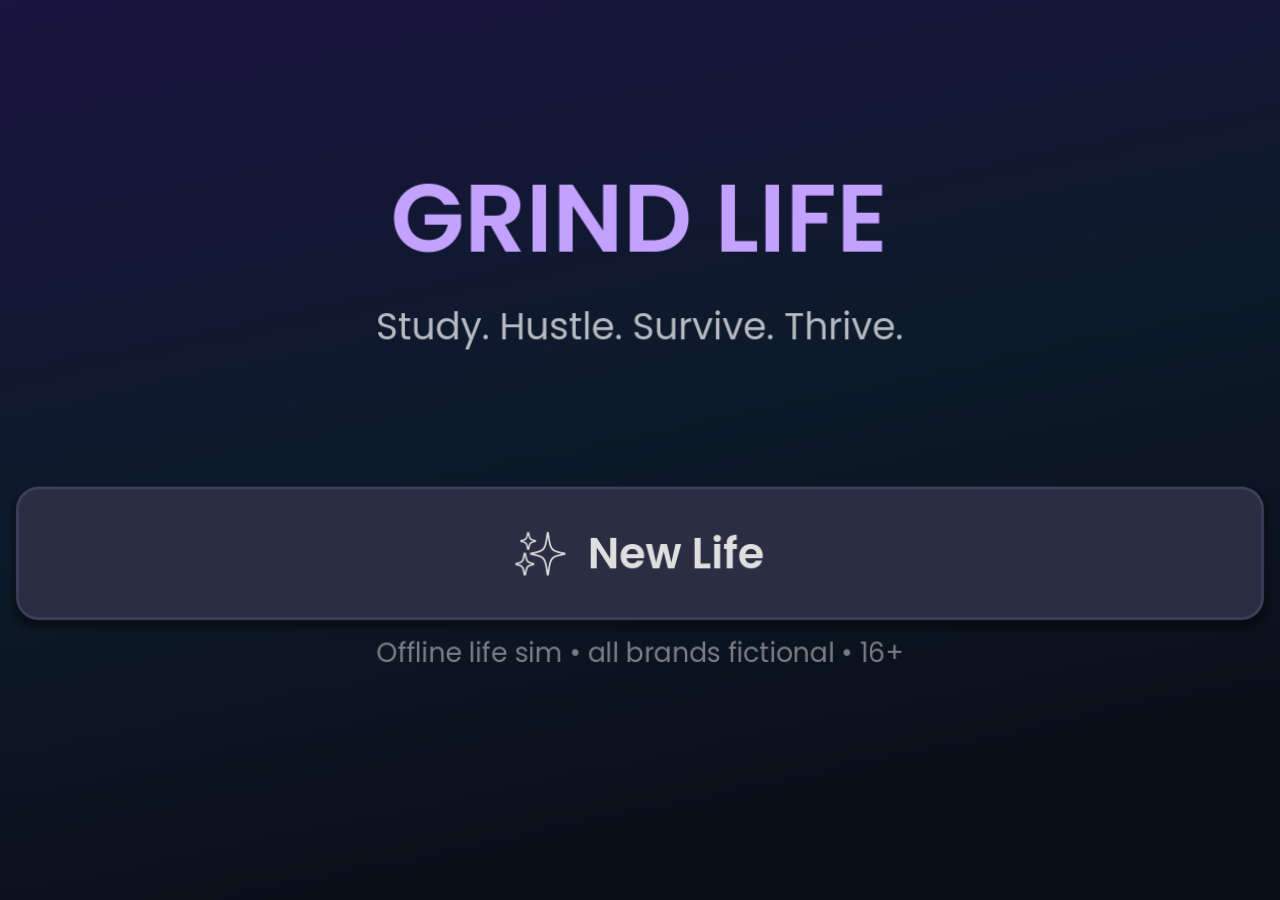
<file: index.html>
<!DOCTYPE html>
<html lang="en">
	<head>
		<meta charset="utf-8">
		<meta name="viewport" content="width=device-width, user-scalable=no, initial-scale=1.0">
		<title>Grind Life</title>
		<style>
html, body, #canvas {
	margin: 0;
	padding: 0;
	border: 0;
}

body {
	color: white;
	background-color: black;
	overflow: hidden;
	touch-action: none;
}

#canvas {
	display: block;
}

#canvas:focus {
	outline: none;
}

#status, #status-splash, #status-progress {
	position: absolute;
	left: 0;
	right: 0;
}

#status, #status-splash {
	top: 0;
	bottom: 0;
}

#status {
	background-color: #242424;
	display: flex;
	flex-direction: column;
	justify-content: center;
	align-items: center;
	visibility: hidden;
}

#status-splash {
	max-height: 100%;
	max-width: 100%;
	margin: auto;
}

#status-progress, #status-notice {
	display: none;
}

#status-progress {
	bottom: 10%;
	width: 50%;
	margin: 0 auto;
}

#status-notice {
	background-color: #5b3943;
	border-radius: 0.5rem;
	border: 1px solid #9b3943;
	color: #e0e0e0;
	font-family: 'Noto Sans', 'Droid Sans', Arial, sans-serif;
	line-height: 1.3;
	margin: 0 2rem;
	overflow: hidden;
	padding: 1rem;
	text-align: center;
	z-index: 1;
}
		</style>
		<link id="-gd-engine-icon" rel="icon" type="image/png" href="index.icon.png" />
<link rel="apple-touch-icon" href="index.apple-touch-icon.png"/>
<link rel="manifest" href="index.manifest.json">
<meta name="viewport" content="width=device-width, initial-scale=1.0, maximum-scale=1.0, user-scalable=no, viewport-fit=cover"><meta name="apple-mobile-web-app-capable" content="yes"><meta name="mobile-web-app-capable" content="yes"><meta name="apple-mobile-web-app-status-bar-style" content="black"><meta name="apple-mobile-web-app-title" content="Grind Life"><link rel="apple-touch-icon" href="apple-touch-icon.png"><style>html,body{background:#0b0f1a;overscroll-behavior:none;touch-action:none}</style>
	</head>
	<body>
		<canvas id="canvas">
			Your browser does not support the canvas tag.
		</canvas>

		<noscript>
			Your browser does not support JavaScript.
		</noscript>

		<div id="status">
			<img id="status-splash" src="index.png" alt="">
			<progress id="status-progress"></progress>
			<div id="status-notice"></div>
		</div>

		<script src="index.js"></script>
		<script>
const GODOT_CONFIG = {"args":[],"canvasResizePolicy":2,"ensureCrossOriginIsolationHeaders":false,"executable":"index","experimentalVK":false,"fileSizes":{"index.pck":2634400,"index.wasm":35376909},"focusCanvas":true,"gdextensionLibs":[],"serviceWorker":"index.service.worker.js"};
const GODOT_THREADS_ENABLED = false;
const engine = new Engine(GODOT_CONFIG);

(function () {
	const statusOverlay = document.getElementById('status');
	const statusProgress = document.getElementById('status-progress');
	const statusNotice = document.getElementById('status-notice');

	let initializing = true;
	let statusMode = '';

	function setStatusMode(mode) {
		if (statusMode === mode || !initializing) {
			return;
		}
		if (mode === 'hidden') {
			statusOverlay.remove();
			initializing = false;
			return;
		}
		statusOverlay.style.visibility = 'visible';
		statusProgress.style.display = mode === 'progress' ? 'block' : 'none';
		statusNotice.style.display = mode === 'notice' ? 'block' : 'none';
		statusMode = mode;
	}

	function setStatusNotice(text) {
		while (statusNotice.lastChild) {
			statusNotice.removeChild(statusNotice.lastChild);
		}
		const lines = text.split('\n');
		lines.forEach((line) => {
			statusNotice.appendChild(document.createTextNode(line));
			statusNotice.appendChild(document.createElement('br'));
		});
	}

	function displayFailureNotice(err) {
		console.error(err);
		if (err instanceof Error) {
			setStatusNotice(err.message);
		} else if (typeof err === 'string') {
			setStatusNotice(err);
		} else {
			setStatusNotice('An unknown error occured');
		}
		setStatusMode('notice');
		initializing = false;
	}

	const missing = Engine.getMissingFeatures({
		threads: GODOT_THREADS_ENABLED,
	});

	if (missing.length !== 0) {
		if (GODOT_CONFIG['serviceWorker'] && GODOT_CONFIG['ensureCrossOriginIsolationHeaders'] && 'serviceWorker' in navigator) {
			// There's a chance that installing the service worker would fix the issue
			Promise.race([
				navigator.serviceWorker.getRegistration().then((registration) => {
					if (registration != null) {
						return Promise.reject(new Error('Service worker already exists.'));
					}
					return registration;
				}).then(() => engine.installServiceWorker()),
				// For some reason, `getRegistration()` can stall
				new Promise((resolve) => {
					setTimeout(() => resolve(), 2000);
				}),
			]).catch((err) => {
				console.error('Error while registering service worker:', err);
			}).then(() => {
				window.location.reload();
			});
		} else {
			// Display the message as usual
			const missingMsg = 'Error\nThe following features required to run Godot projects on the Web are missing:\n';
			displayFailureNotice(missingMsg + missing.join('\n'));
		}
	} else {
		setStatusMode('progress');
		engine.startGame({
			'onProgress': function (current, total) {
				if (current > 0 && total > 0) {
					statusProgress.value = current;
					statusProgress.max = total;
				} else {
					statusProgress.removeAttribute('value');
					statusProgress.removeAttribute('max');
				}
			},
		}).then(() => {
			setStatusMode('hidden');
		}, displayFailureNotice);
	}
}());
		</script>
	</body>
</html>
</file>
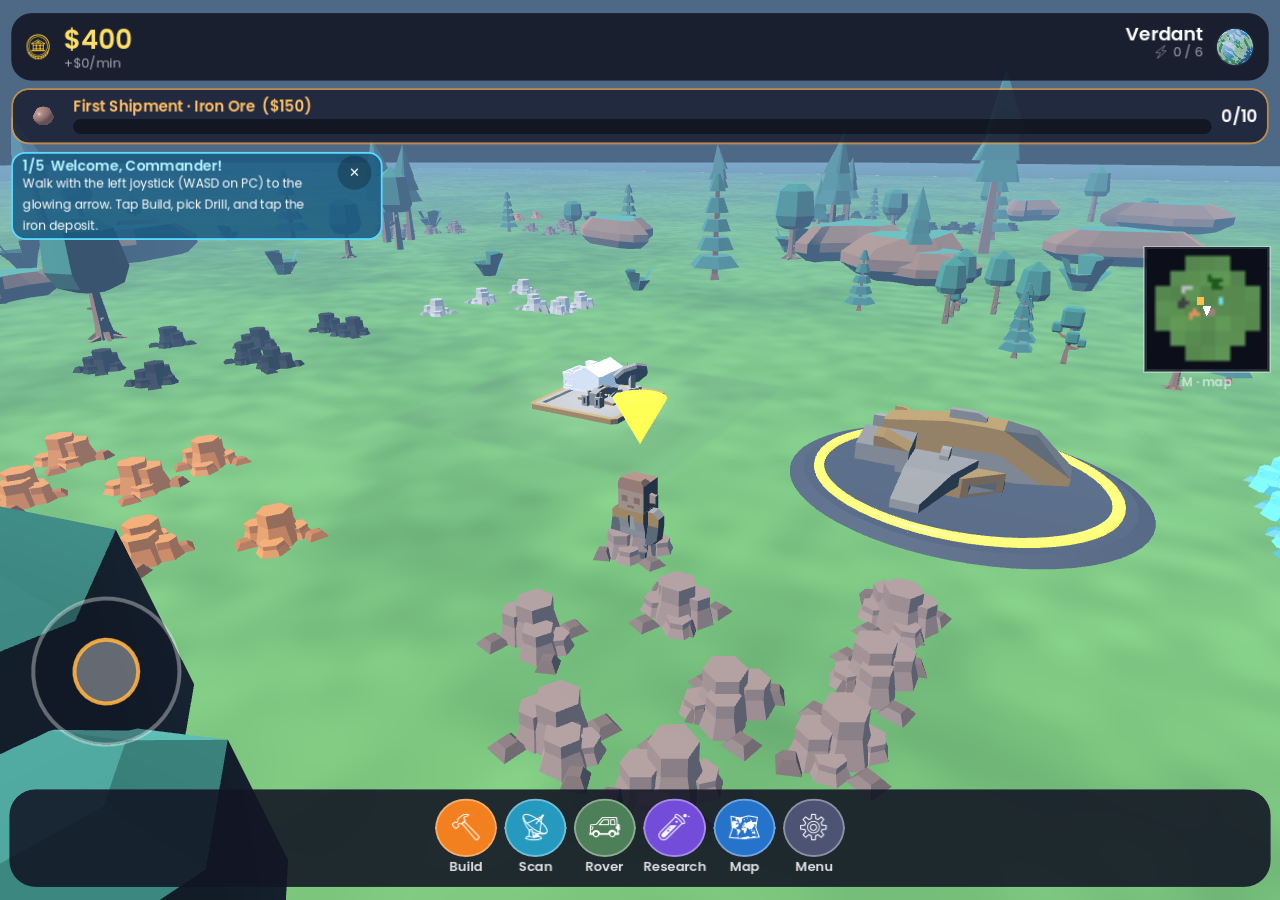
<file: factory/index.html>
<!DOCTYPE html>
<html lang="en">
	<head>
		<meta charset="utf-8">
		<meta name="viewport" content="width=device-width, user-scalable=no, initial-scale=1.0">
		<title>Starforge Frontier</title>
		<style>
html, body, #canvas {
	margin: 0;
	padding: 0;
	border: 0;
}

body {
	color: white;
	background-color: black;
	overflow: hidden;
	touch-action: none;
}

#canvas {
	display: block;
}

#canvas:focus {
	outline: none;
}

#status, #status-splash, #status-progress {
	position: absolute;
	left: 0;
	right: 0;
}

#status, #status-splash {
	top: 0;
	bottom: 0;
}

#status {
	background-color: #242424;
	display: flex;
	flex-direction: column;
	justify-content: center;
	align-items: center;
	visibility: hidden;
}

#status-splash {
	max-height: 100%;
	max-width: 100%;
	margin: auto;
}

#status-progress, #status-notice {
	display: none;
}

#status-progress {
	bottom: 10%;
	width: 50%;
	margin: 0 auto;
}

#status-notice {
	background-color: #5b3943;
	border-radius: 0.5rem;
	border: 1px solid #9b3943;
	color: #e0e0e0;
	font-family: 'Noto Sans', 'Droid Sans', Arial, sans-serif;
	line-height: 1.3;
	margin: 0 2rem;
	overflow: hidden;
	padding: 1rem;
	text-align: center;
	z-index: 1;
}
		</style>
		<link id="-gd-engine-icon" rel="icon" type="image/png" href="index.icon.png" />
<link rel="apple-touch-icon" href="index.apple-touch-icon.png"/>
<link rel="manifest" href="index.manifest.json">
<meta name="viewport" content="width=device-width, initial-scale=1.0, maximum-scale=1.0, user-scalable=no, viewport-fit=cover"><meta name="apple-mobile-web-app-capable" content="yes"><meta name="mobile-web-app-capable" content="yes"><meta name="apple-mobile-web-app-status-bar-style" content="black"><meta name="apple-mobile-web-app-title" content="Starforge Frontier"><link rel="apple-touch-icon" href="apple-touch-icon.png"><style>html,body{background:#070716;overscroll-behavior:none;touch-action:none}</style>
	</head>
	<body>
		<canvas id="canvas">
			Your browser does not support the canvas tag.
		</canvas>

		<noscript>
			Your browser does not support JavaScript.
		</noscript>

		<div id="status">
			<img id="status-splash" src="index.png" alt="">
			<progress id="status-progress"></progress>
			<div id="status-notice"></div>
		</div>

		<script src="index.js"></script>
		<script>
const GODOT_CONFIG = {"args":[],"canvasResizePolicy":2,"ensureCrossOriginIsolationHeaders":false,"executable":"index","experimentalVK":false,"fileSizes":{"index.pck":2840960,"index.wasm":35376909},"focusCanvas":true,"gdextensionLibs":[],"serviceWorker":"index.service.worker.js"};
const GODOT_THREADS_ENABLED = false;
const engine = new Engine(GODOT_CONFIG);

(function () {
	const statusOverlay = document.getElementById('status');
	const statusProgress = document.getElementById('status-progress');
	const statusNotice = document.getElementById('status-notice');

	let initializing = true;
	let statusMode = '';

	function setStatusMode(mode) {
		if (statusMode === mode || !initializing) {
			return;
		}
		if (mode === 'hidden') {
			statusOverlay.remove();
			initializing = false;
			return;
		}
		statusOverlay.style.visibility = 'visible';
		statusProgress.style.display = mode === 'progress' ? 'block' : 'none';
		statusNotice.style.display = mode === 'notice' ? 'block' : 'none';
		statusMode = mode;
	}

	function setStatusNotice(text) {
		while (statusNotice.lastChild) {
			statusNotice.removeChild(statusNotice.lastChild);
		}
		const lines = text.split('\n');
		lines.forEach((line) => {
			statusNotice.appendChild(document.createTextNode(line));
			statusNotice.appendChild(document.createElement('br'));
		});
	}

	function displayFailureNotice(err) {
		console.error(err);
		if (err instanceof Error) {
			setStatusNotice(err.message);
		} else if (typeof err === 'string') {
			setStatusNotice(err);
		} else {
			setStatusNotice('An unknown error occured');
		}
		setStatusMode('notice');
		initializing = false;
	}

	const missing = Engine.getMissingFeatures({
		threads: GODOT_THREADS_ENABLED,
	});

	if (missing.length !== 0) {
		if (GODOT_CONFIG['serviceWorker'] && GODOT_CONFIG['ensureCrossOriginIsolationHeaders'] && 'serviceWorker' in navigator) {
			// There's a chance that installing the service worker would fix the issue
			Promise.race([
				navigator.serviceWorker.getRegistration().then((registration) => {
					if (registration != null) {
						return Promise.reject(new Error('Service worker already exists.'));
					}
					return registration;
				}).then(() => engine.installServiceWorker()),
				// For some reason, `getRegistration()` can stall
				new Promise((resolve) => {
					setTimeout(() => resolve(), 2000);
				}),
			]).catch((err) => {
				console.error('Error while registering service worker:', err);
			}).then(() => {
				window.location.reload();
			});
		} else {
			// Display the message as usual
			const missingMsg = 'Error\nThe following features required to run Godot projects on the Web are missing:\n';
			displayFailureNotice(missingMsg + missing.join('\n'));
		}
	} else {
		setStatusMode('progress');
		engine.startGame({
			'onProgress': function (current, total) {
				if (current > 0 && total > 0) {
					statusProgress.value = current;
					statusProgress.max = total;
				} else {
					statusProgress.removeAttribute('value');
					statusProgress.removeAttribute('max');
				}
			},
		}).then(() => {
			setStatusMode('hidden');
		}, displayFailureNotice);
	}
}());
		</script>
	</body>
</html>
</file>
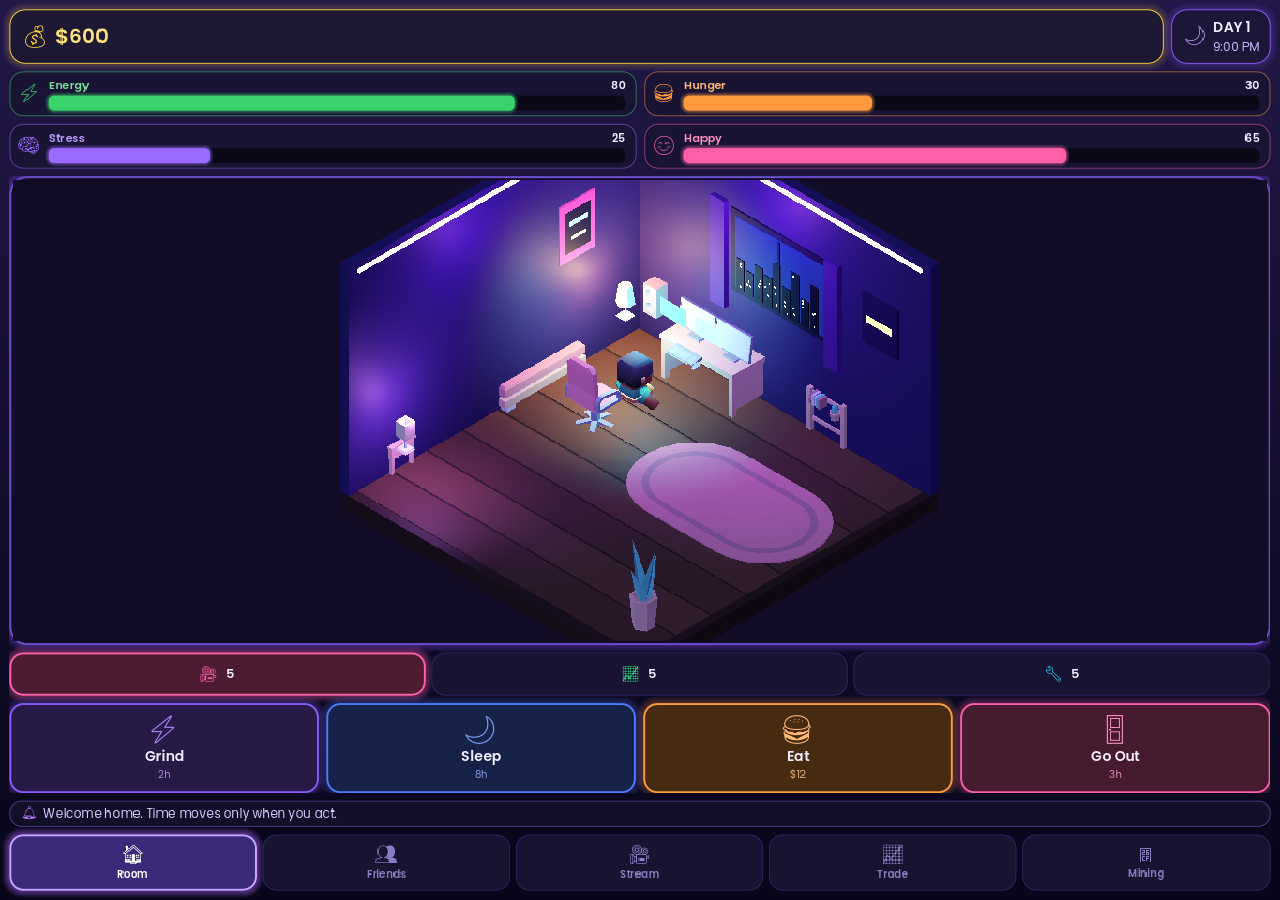
<file: roomhustle/index.html>
<!DOCTYPE html>
<html lang="en">
	<head>
		<meta charset="utf-8">
		<meta name="viewport" content="width=device-width, user-scalable=no, initial-scale=1.0">
		<title>Room Hustle</title>
		<style>
html, body, #canvas {
	margin: 0;
	padding: 0;
	border: 0;
}

body {
	color: white;
	background-color: black;
	overflow: hidden;
	touch-action: none;
}

#canvas {
	display: block;
}

#canvas:focus {
	outline: none;
}

#status, #status-splash, #status-progress {
	position: absolute;
	left: 0;
	right: 0;
}

#status, #status-splash {
	top: 0;
	bottom: 0;
}

#status {
	background-color: #242424;
	display: flex;
	flex-direction: column;
	justify-content: center;
	align-items: center;
	visibility: hidden;
}

#status-splash {
	max-height: 100%;
	max-width: 100%;
	margin: auto;
}

#status-progress, #status-notice {
	display: none;
}

#status-progress {
	bottom: 10%;
	width: 50%;
	margin: 0 auto;
}

#status-notice {
	background-color: #5b3943;
	border-radius: 0.5rem;
	border: 1px solid #9b3943;
	color: #e0e0e0;
	font-family: 'Noto Sans', 'Droid Sans', Arial, sans-serif;
	line-height: 1.3;
	margin: 0 2rem;
	overflow: hidden;
	padding: 1rem;
	text-align: center;
	z-index: 1;
}
		</style>
		<link id="-gd-engine-icon" rel="icon" type="image/png" href="index.icon.png" />
<link rel="apple-touch-icon" href="index.apple-touch-icon.png"/>
<link rel="manifest" href="index.manifest.json">
<meta name="viewport" content="width=device-width, initial-scale=1.0, maximum-scale=1.0, user-scalable=no, viewport-fit=cover"><meta name="apple-mobile-web-app-capable" content="yes"><meta name="mobile-web-app-capable" content="yes"><meta name="apple-mobile-web-app-status-bar-style" content="black"><meta name="apple-mobile-web-app-title" content="Room Hustle"><link rel="apple-touch-icon" href="apple-touch-icon.png"><style>:root{--sat:env(safe-area-inset-top);--sab:env(safe-area-inset-bottom)}html,body{background:#0f0b1e;overscroll-behavior:none;touch-action:none}</style>
	</head>
	<body>
		<canvas id="canvas">
			Your browser does not support the canvas tag.
		</canvas>

		<noscript>
			Your browser does not support JavaScript.
		</noscript>

		<div id="status">
			<img id="status-splash" src="index.png" alt="">
			<progress id="status-progress"></progress>
			<div id="status-notice"></div>
		</div>

		<script src="index.js"></script>
		<script>
const GODOT_CONFIG = {"args":[],"canvasResizePolicy":2,"ensureCrossOriginIsolationHeaders":false,"executable":"index","experimentalVK":false,"fileSizes":{"index.pck":996944,"index.wasm":35376909},"focusCanvas":true,"gdextensionLibs":[],"serviceWorker":"index.service.worker.js"};
const GODOT_THREADS_ENABLED = false;
const engine = new Engine(GODOT_CONFIG);

(function () {
	const statusOverlay = document.getElementById('status');
	const statusProgress = document.getElementById('status-progress');
	const statusNotice = document.getElementById('status-notice');

	let initializing = true;
	let statusMode = '';

	function setStatusMode(mode) {
		if (statusMode === mode || !initializing) {
			return;
		}
		if (mode === 'hidden') {
			statusOverlay.remove();
			initializing = false;
			return;
		}
		statusOverlay.style.visibility = 'visible';
		statusProgress.style.display = mode === 'progress' ? 'block' : 'none';
		statusNotice.style.display = mode === 'notice' ? 'block' : 'none';
		statusMode = mode;
	}

	function setStatusNotice(text) {
		while (statusNotice.lastChild) {
			statusNotice.removeChild(statusNotice.lastChild);
		}
		const lines = text.split('\n');
		lines.forEach((line) => {
			statusNotice.appendChild(document.createTextNode(line));
			statusNotice.appendChild(document.createElement('br'));
		});
	}

	function displayFailureNotice(err) {
		console.error(err);
		if (err instanceof Error) {
			setStatusNotice(err.message);
		} else if (typeof err === 'string') {
			setStatusNotice(err);
		} else {
			setStatusNotice('An unknown error occured');
		}
		setStatusMode('notice');
		initializing = false;
	}

	const missing = Engine.getMissingFeatures({
		threads: GODOT_THREADS_ENABLED,
	});

	if (missing.length !== 0) {
		if (GODOT_CONFIG['serviceWorker'] && GODOT_CONFIG['ensureCrossOriginIsolationHeaders'] && 'serviceWorker' in navigator) {
			// There's a chance that installing the service worker would fix the issue
			Promise.race([
				navigator.serviceWorker.getRegistration().then((registration) => {
					if (registration != null) {
						return Promise.reject(new Error('Service worker already exists.'));
					}
					return registration;
				}).then(() => engine.installServiceWorker()),
				// For some reason, `getRegistration()` can stall
				new Promise((resolve) => {
					setTimeout(() => resolve(), 2000);
				}),
			]).catch((err) => {
				console.error('Error while registering service worker:', err);
			}).then(() => {
				window.location.reload();
			});
		} else {
			// Display the message as usual
			const missingMsg = 'Error\nThe following features required to run Godot projects on the Web are missing:\n';
			displayFailureNotice(missingMsg + missing.join('\n'));
		}
	} else {
		setStatusMode('progress');
		engine.startGame({
			'onProgress': function (current, total) {
				if (current > 0 && total > 0) {
					statusProgress.value = current;
					statusProgress.max = total;
				} else {
					statusProgress.removeAttribute('value');
					statusProgress.removeAttribute('max');
				}
			},
		}).then(() => {
			setStatusMode('hidden');
		}, displayFailureNotice);
	}
}());
		</script>
	</body>
</html>
</file>
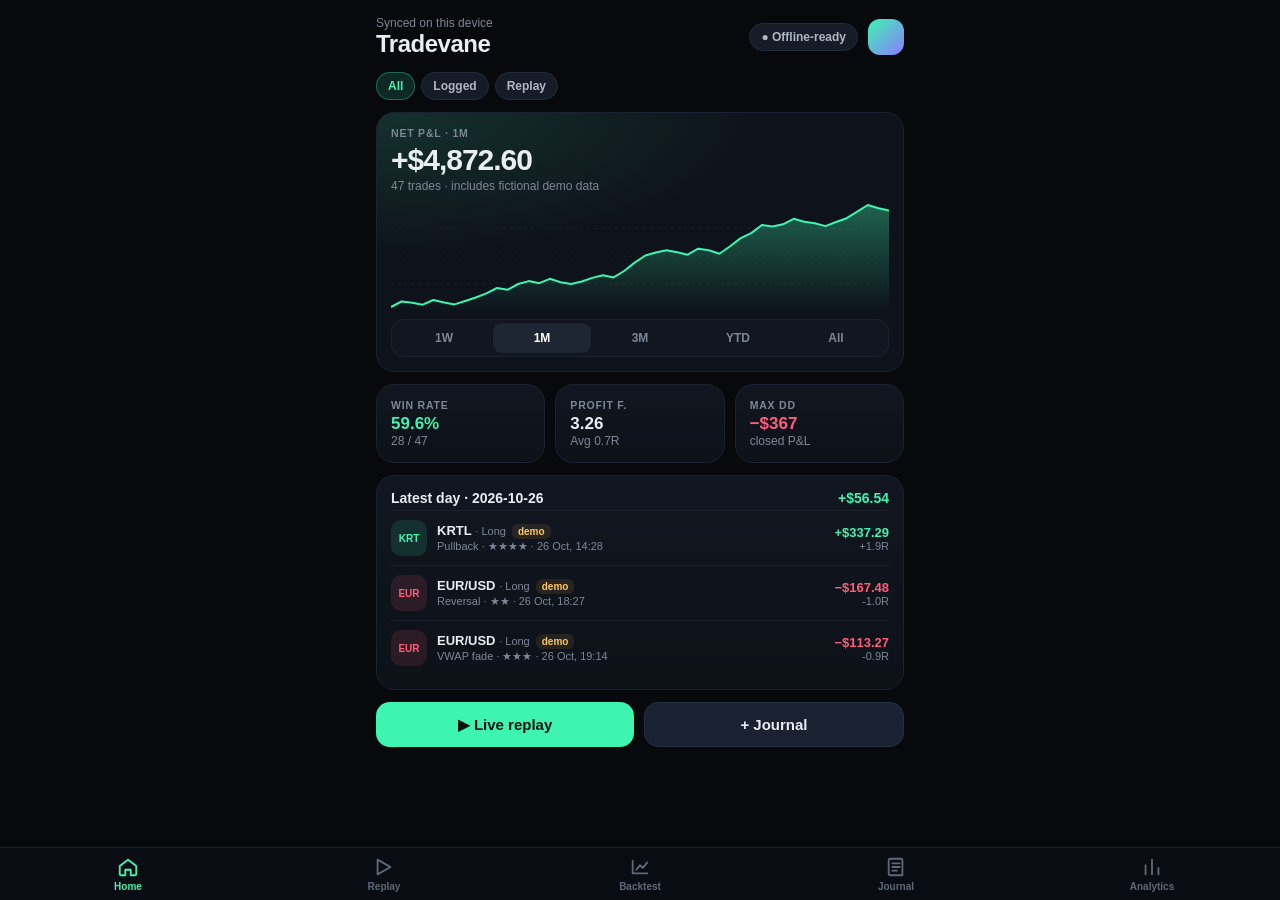
<file: tradevane/index.html>
<!doctype html><html lang="en"><head><meta charset="UTF-8"/>
<meta name="viewport" content="width=device-width,initial-scale=1,viewport-fit=cover,maximum-scale=1"/>
<meta name="theme-color" content="#07090D"/><meta name="apple-mobile-web-app-capable" content="yes"/><meta name="mobile-web-app-capable" content="yes"/>
<meta name="apple-mobile-web-app-status-bar-style" content="black-translucent"/><meta name="apple-mobile-web-app-title" content="Tradevane"/>
<link rel="manifest" href="./manifest.webmanifest"/><link rel="apple-touch-icon" href="./icon-180.png"/><link rel="icon" href="./icon-192.png"/>
<title>Tradevane — Replay, Backtest, Journal</title>  <script type="module" crossorigin src="./assets/index-INVk0QYq.js"></script>
  <link rel="stylesheet" crossorigin href="./assets/index-CTVmp7d4.css">
</head><body><div id="root"></div></body></html>
</file>
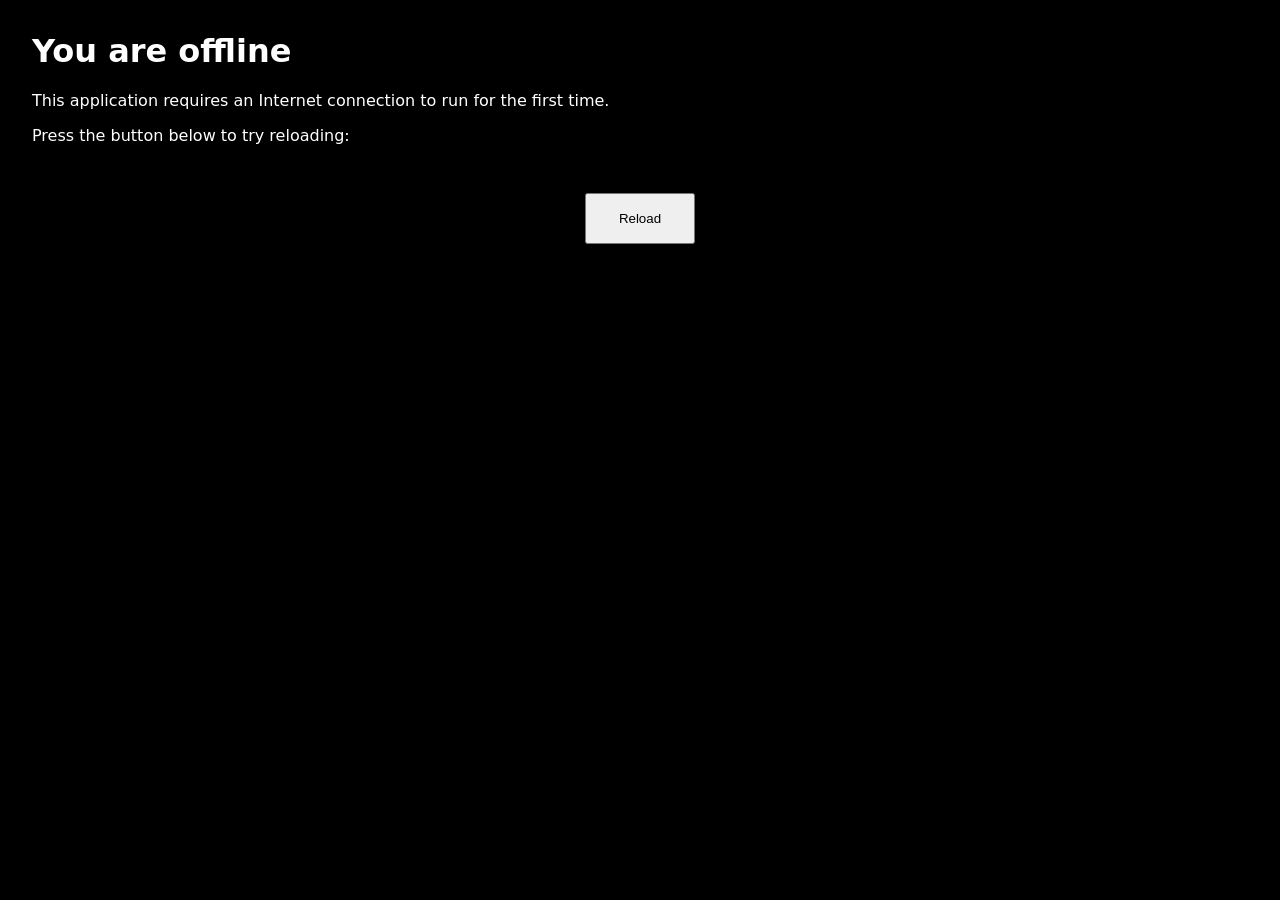
<file: index.offline.html>
<!DOCTYPE html>
<html lang="en">
	<head>
		<meta charset="utf-8">
		<meta http-equiv="X-UA-Compatible" content="IE=edge">
		<meta name="viewport" content="width=device-width, initial-scale=1">
		<title>You are offline</title>
		<style>
html {
	background-color: #000000;
	color: #ffffff;
}

body {
	font-family: system-ui, -apple-system, "Segoe UI", Roboto, "Helvetica Neue", Arial, "Noto Sans", sans-serif, "Apple Color Emoji", "Segoe UI Emoji", "Segoe UI Symbol", "Noto Color Emoji";
	margin: 2rem;
}

p {
	margin-block: 1rem;
}

button {
	display: block;
	padding: 1rem 2rem;
	margin: 3rem auto 0;
}
		</style>
	</head>
	<body>
		<h1>You are offline</h1>
		<p>This application requires an Internet connection to run for the first time.</p>
		<p>Press the button below to try reloading:</p>
		<button type="button">Reload</button>
		<script>
document.querySelector('button').addEventListener('click', () => {
	window.location.reload();
});
		</script>
	</body>
</html>
</file>
<file: tradevane/assets/index-CTVmp7d4.css>
*{box-sizing:border-box;margin:0;padding:0;-webkit-tap-highlight-color:transparent}:root{--a:#3DF5B0;--r:#FF5C7A;--v:#8B7CFF;--bg:#07090D;--c:#111620;--b:#1B2230;--m:#7D8796}html,body{background:var(--bg);color:#e9eef5;font-family:Inter,-apple-system,SF Pro Text,Segoe UI,Roboto,Helvetica,Arial,sans-serif;font-size:14px}body{overscroll-behavior:none}input,select,textarea,button{font:inherit;color:inherit}.app{max-width:560px;margin:0 auto;padding:calc(env(safe-area-inset-top) + 10px) 16px calc(env(safe-area-inset-bottom) + 96px);min-height:100vh}.app.wide{max-width:1180px}.h{display:flex;justify-content:space-between;align-items:center;margin:6px 0 14px;gap:8px}.t{font-size:24px;font-weight:700;letter-spacing:-.5px}.sub{color:var(--m);font-size:12px}.card{background:linear-gradient(180deg,#111620,#0d1118);border:1px solid var(--b);border-radius:18px;padding:14px;margin-bottom:12px}.g{color:var(--a)}.r{color:var(--r)}.m{color:var(--m)}.row{display:flex;gap:10px}.f1{flex:1;min-width:0}.wrapr{flex-wrap:wrap}.lbl{font-size:10.5px;color:var(--m);text-transform:uppercase;letter-spacing:.8px;font-weight:600}.big{font-size:30px;font-weight:800;letter-spacing:-1px}.v{font-size:17px;font-weight:700;margin-top:3px}.pill{display:inline-block;padding:6px 11px;border-radius:20px;font-size:12px;font-weight:600;background:#161c27;color:#aeb7c4;border:1px solid #222B3A;margin:0 6px 6px 0;cursor:pointer;white-space:nowrap}.pill.on{background:#3df5b022;color:var(--a);border-color:#3df5b055}.seg{display:flex;background:var(--c);border-radius:12px;padding:3px;margin-bottom:12px;border:1px solid var(--b)}.seg>*{flex:1;text-align:center;font-size:12px;padding:8px 4px;border-radius:9px;color:var(--m);font-weight:600;cursor:pointer;border:0;background:none}.seg .on{background:#1e2633;color:#fff}.tr{display:flex;align-items:center;padding:9px 0;border-top:1px solid #1A202B;font-size:13px;cursor:pointer}.tr:first-child{border-top:0}.ic{width:36px;height:36px;border-radius:10px;display:flex;align-items:center;justify-content:center;font-weight:800;font-size:10px;margin-right:10px;flex:none}.nav{position:fixed;bottom:0;left:0;right:0;background:#0a0d13f2;-webkit-backdrop-filter:blur(12px);backdrop-filter:blur(12px);border-top:1px solid #1A202B;display:flex;justify-content:space-around;padding:8px 0 calc(env(safe-area-inset-bottom) + 8px);z-index:20}.nav button{background:none;border:0;text-align:center;font-size:10px;color:#5e6878;font-weight:600;cursor:pointer;width:64px}.nav .on{color:var(--a)}.nav svg{display:block;margin:0 auto 3px}.btn{background:var(--a);color:#04140d;font-weight:800;text-align:center;padding:13px;border-radius:14px;font-size:15px;border:0;cursor:pointer;width:100%}.btn.sec{background:#1a2130;color:#e9eef5;border:1px solid #263042}.btn.red{background:var(--r);color:#fff}.btn.sm{padding:8px 10px;font-size:12px;border-radius:10px;width:auto}table{width:100%;border-collapse:collapse;font-size:12.5px}td{padding:7px 0;border-top:1px solid #1A202B}tr:first-child td{border-top:0}td.k{color:var(--m)}td.val{text-align:right;font-weight:700}.av{width:36px;height:36px;border-radius:12px;background:linear-gradient(135deg,var(--a),var(--v));border:0;cursor:pointer}.in{width:100%;background:#0b0f16;border:1px solid #222B3A;border-radius:10px;padding:10px;font-size:14px;outline:none}.in:focus{border-color:#3df5b077}label.f{display:block;margin-bottom:10px}label.f>span{display:block;font-size:10.5px;color:var(--m);text-transform:uppercase;letter-spacing:.7px;font-weight:600;margin-bottom:5px}.grid2{display:grid;grid-template-columns:1fr 1fr;gap:10px}.grid3{display:grid;grid-template-columns:1fr 1fr 1fr;gap:8px}.sheet{position:fixed;top:0;right:0;bottom:0;left:0;background:#000a;z-index:50;display:flex;align-items:flex-end;justify-content:center}.sheet>div{background:#0e131b;border:1px solid var(--b);border-radius:22px 22px 0 0;width:100%;max-width:560px;max-height:92vh;overflow:auto;padding:18px 16px calc(env(safe-area-inset-bottom) + 18px)}.modal{align-items:center}.modal>div{border-radius:22px;max-width:360px;margin:16px}.full{position:fixed;top:0;right:0;bottom:0;left:0;background:var(--bg);z-index:40;overflow:auto}.ctl{width:44px;height:44px;border-radius:12px;background:#1a2130;border:1px solid #263042;display:flex;align-items:center;justify-content:center;font-size:16px;cursor:pointer;flex:none}.ctl.play{background:var(--a);color:#04140d;border:0}.toast{position:fixed;top:calc(env(safe-area-inset-top) + 12px);left:50%;transform:translate(-50%);background:#1e2633;border:1px solid #2C3648;padding:10px 14px;border-radius:12px;z-index:99;font-size:13px;max-width:90%}.cal{display:grid;grid-template-columns:repeat(7,1fr);gap:4px}.cal>div{border-radius:8px;height:46px;padding:4px;font-size:10px;color:#aeb7c4;cursor:pointer;overflow:hidden}.emo{flex:1;text-align:center;padding:8px 0;border-radius:12px;background:#161c27;border:1px solid #222B3A;cursor:pointer}.emo.on{background:#3df5b022;border-color:#3df5b055}.emo b{display:block;font-size:20px}.emo span{font-size:10px;color:var(--m);font-weight:600}.emo.on span{color:var(--a)}.badge{font-size:10px;padding:2px 6px;border-radius:6px;background:#8b7cff22;color:#b4aaff;font-weight:700;margin-left:6px}.warn{font-size:11px;color:#ffc857;background:#ffc85714;border:1px solid #FFC85733;border-radius:10px;padding:8px 10px;margin-bottom:10px}@media (min-width:960px){.rgrid{display:grid;grid-template-columns:1fr 380px;gap:14px;align-items:start}}
</file>
